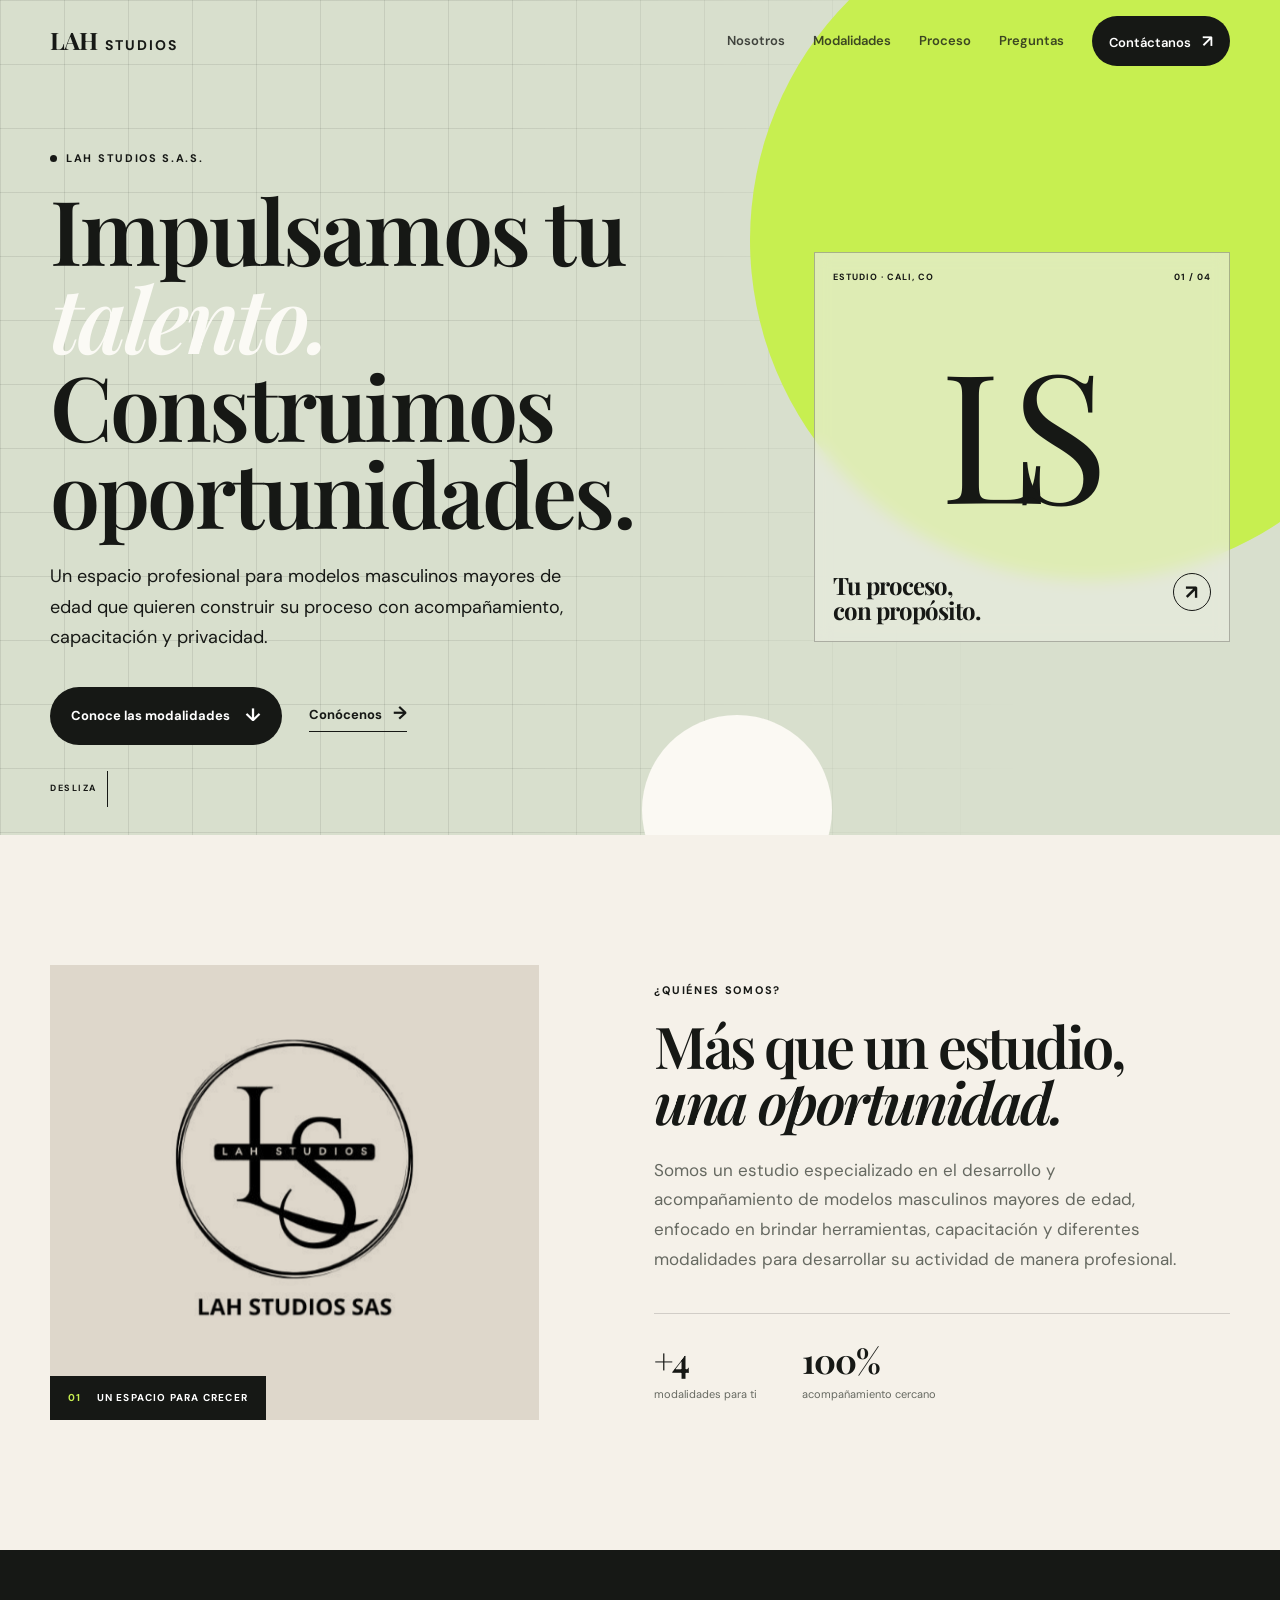
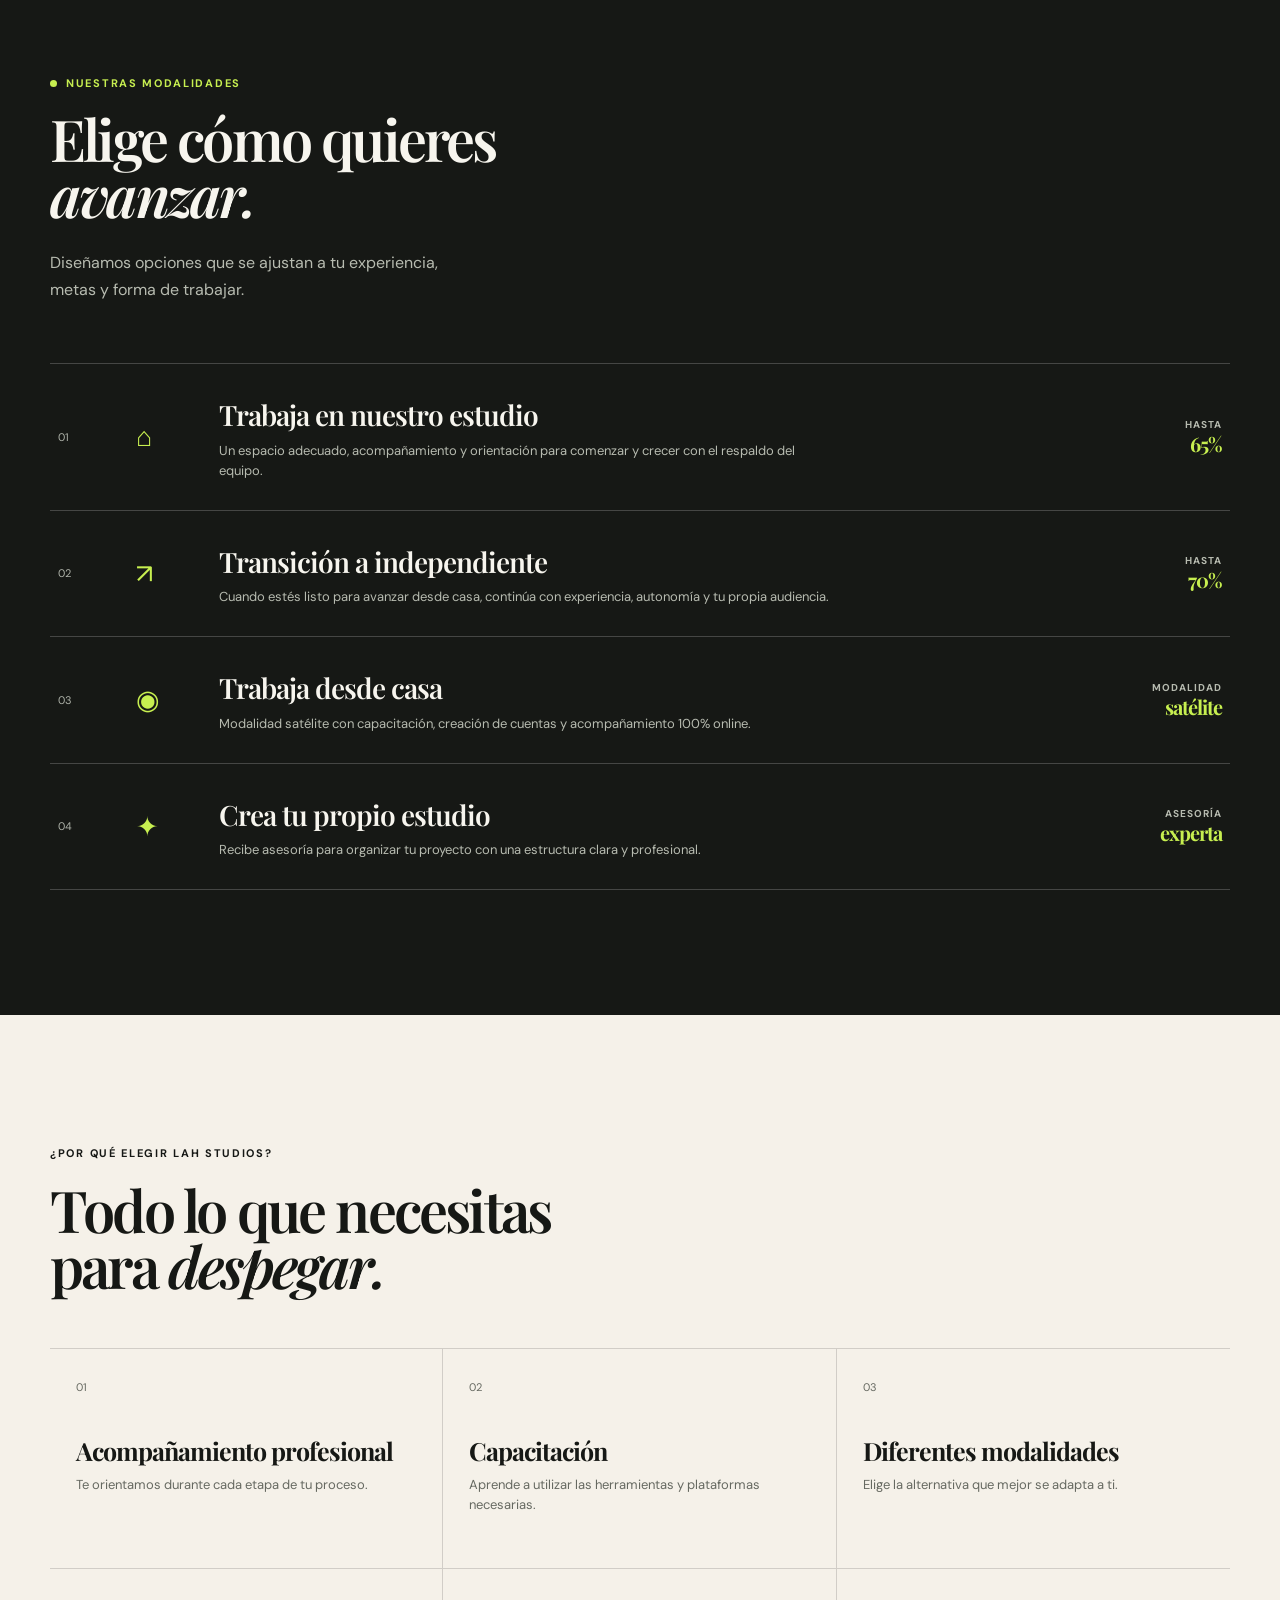
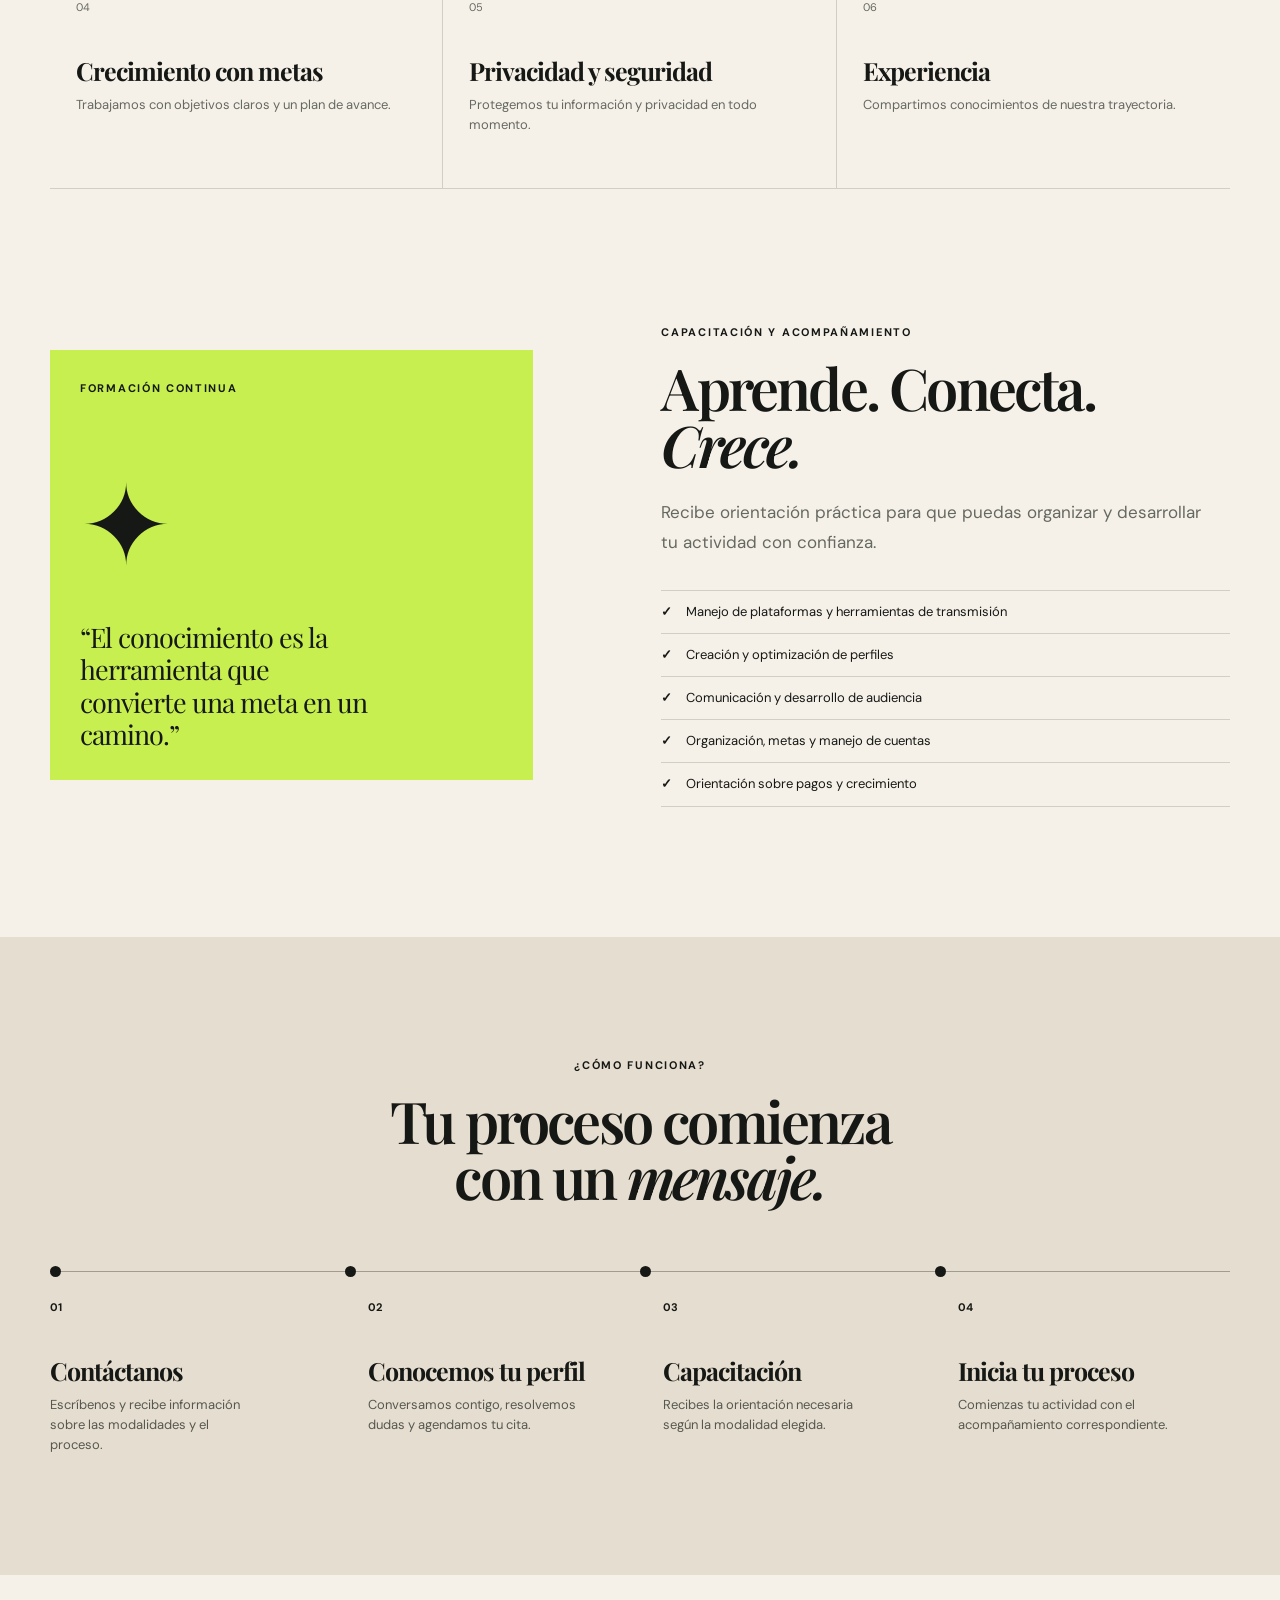
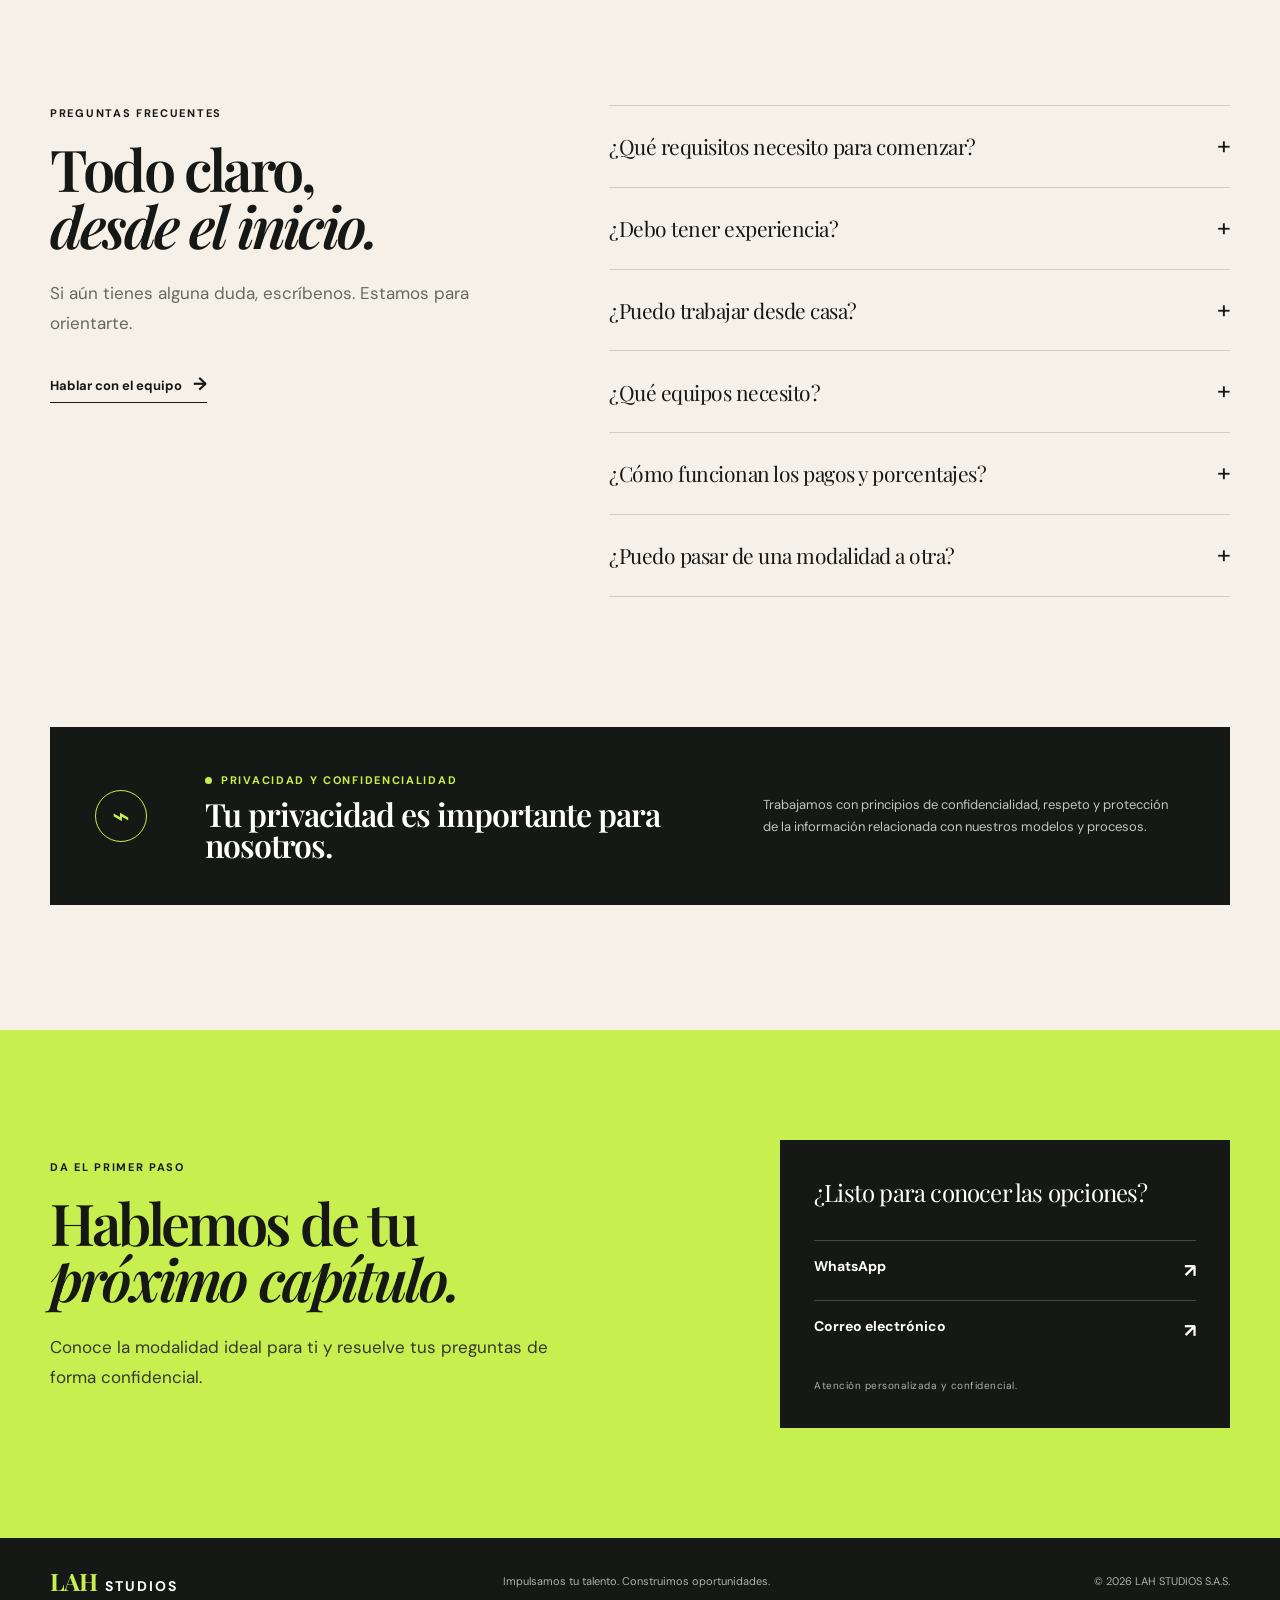
<file: index.html>
<!doctype html>
<html lang="es">
<head>
  <meta charset="utf-8">
  <meta name="viewport" content="width=device-width, initial-scale=1">
  <meta name="description" content="LAH STUDIOS S.A.S. — Impulsamos tu talento. Construimos oportunidades.">
  <title>LAH STUDIOS S.A.S.</title>
  <link rel="preconnect" href="https://fonts.googleapis.com">
  <link rel="preconnect" href="https://fonts.gstatic.com" crossorigin>
  <link href="https://fonts.googleapis.com/css2?family=DM+Sans:wght@400;500;600;700&family=Playfair+Display:ital,wght@0,600;0,700;1,600;1,700&display=swap" rel="stylesheet">
  <link rel="stylesheet" href="style.css">
</head>
<body>
  <header class="site-header" id="inicio">
    <a class="brand" href="#inicio" aria-label="LAH STUDIOS, inicio"><span>LAH</span> STUDIOS</a>
    <button class="menu-toggle" aria-label="Abrir menú" aria-expanded="false" aria-controls="main-nav"><span></span><span></span><span></span></button>
    <nav class="main-nav" id="main-nav" aria-label="Navegación principal">
      <a href="#nosotros">Nosotros</a><a href="#modalidades">Modalidades</a><a href="#proceso">Proceso</a><a href="#preguntas">Preguntas</a>
      <a class="nav-cta" href="#contacto">Contáctanos <span>↗</span></a>
    </nav>
  </header>

  <main>
    <section class="hero">
      <div class="hero-grid"></div><div class="hero-orb orb-one"></div><div class="hero-orb orb-two"></div>
      <div class="wrap hero-layout">
        <div class="hero-copy reveal">
          <p class="eyebrow"><i></i> LAH STUDIOS S.A.S.</p>
          <h1>Impulsamos tu <em>talento.</em><br>Construimos oportunidades.</h1>
          <p class="hero-text">Un espacio profesional para modelos masculinos mayores de edad que quieren construir su proceso con acompañamiento, capacitación y privacidad.</p>
          <div class="hero-actions"><a class="button button-dark" href="#modalidades">Conoce las modalidades <span>↓</span></a><a class="text-button" href="#nosotros">Conócenos <span>→</span></a></div>
        </div>
        <aside class="hero-panel reveal reveal-delay">
          <div class="hero-panel-top"><span>ESTUDIO · CALI, CO</span><span>01 / 04</span></div>
          <div class="monogram">LS</div>
          <div class="hero-panel-bottom"><strong>Tu proceso,<br>con propósito.</strong><span class="round-arrow">↗</span></div>
        </aside>
      </div>
      <a class="scroll-cue" href="#nosotros">DESLIZA <span></span></a>
    </section>

    <section class="intro-section" id="nosotros">
      <div class="wrap intro-layout">
        <div class="intro-image reveal"><img src="Lahfoto.jpg" alt="Logo de LAH STUDIOS S.A.S."><div class="image-label"><span>01</span> UN ESPACIO PARA CRECER</div></div>
        <div class="intro-copy reveal reveal-delay">
          <p class="eyebrow">¿QUIÉNES SOMOS?</p><h2>Más que un estudio,<br><em>una oportunidad.</em></h2>
          <p>Somos un estudio especializado en el desarrollo y acompañamiento de modelos masculinos mayores de edad, enfocado en brindar herramientas, capacitación y diferentes modalidades para desarrollar su actividad de manera profesional.</p>
          <div class="mini-stats"><div><strong>+4</strong><span>modalidades para ti</span></div><div><strong>100%</strong><span>acompañamiento cercano</span></div></div>
        </div>
      </div>
    </section>

    <section class="modalities-section" id="modalidades"><div class="wrap">
      <div class="section-heading light reveal"><p class="eyebrow">NUESTRAS MODALIDADES</p><h2>Elige cómo quieres<br><em>avanzar.</em></h2><p>Diseñamos opciones que se ajustan a tu experiencia, metas y forma de trabajar.</p></div>
      <div class="modality-list">
        <article class="modality reveal"><span class="service-number">01</span><div class="service-icon">⌂</div><div><h3>Trabaja en nuestro estudio</h3><p>Un espacio adecuado, acompañamiento y orientación para comenzar y crecer con el respaldo del equipo.</p></div><strong>Hasta<br><b>65%</b></strong></article>
        <article class="modality reveal"><span class="service-number">02</span><div class="service-icon">↗</div><div><h3>Transición a independiente</h3><p>Cuando estés listo para avanzar desde casa, continúa con experiencia, autonomía y tu propia audiencia.</p></div><strong>Hasta<br><b>70%</b></strong></article>
        <article class="modality reveal"><span class="service-number">03</span><div class="service-icon">◉</div><div><h3>Trabaja desde casa</h3><p>Modalidad satélite con capacitación, creación de cuentas y acompañamiento 100% online.</p></div><strong>Modalidad<br><b>satélite</b></strong></article>
        <article class="modality reveal"><span class="service-number">04</span><div class="service-icon">✦</div><div><h3>Crea tu propio estudio</h3><p>Recibe asesoría para organizar tu proyecto con una estructura clara y profesional.</p></div><strong>Asesoría<br><b>experta</b></strong></article>
      </div>
    </div></section>

    <section class="benefits-section"><div class="wrap"><div class="section-heading reveal"><p class="eyebrow">¿POR QUÉ ELEGIR LAH STUDIOS?</p><h2>Todo lo que necesitas<br>para <em>despegar.</em></h2></div><div class="benefit-grid">
      <article class="benefit reveal"><span>01</span><h3>Acompañamiento profesional</h3><p>Te orientamos durante cada etapa de tu proceso.</p></article><article class="benefit reveal"><span>02</span><h3>Capacitación</h3><p>Aprende a utilizar las herramientas y plataformas necesarias.</p></article><article class="benefit reveal"><span>03</span><h3>Diferentes modalidades</h3><p>Elige la alternativa que mejor se adapta a ti.</p></article><article class="benefit reveal"><span>04</span><h3>Crecimiento con metas</h3><p>Trabajamos con objetivos claros y un plan de avance.</p></article><article class="benefit reveal"><span>05</span><h3>Privacidad y seguridad</h3><p>Protegemos tu información y privacidad en todo momento.</p></article><article class="benefit reveal"><span>06</span><h3>Experiencia</h3><p>Compartimos conocimientos de nuestra trayectoria.</p></article>
    </div></div></section>

    <section class="training-section" id="capacitacion"><div class="wrap training-layout"><div class="training-card reveal"><p class="eyebrow">FORMACIÓN CONTINUA</p><div class="training-mark">✦</div><p class="training-quote">“El conocimiento es la herramienta que convierte una meta en un camino.”</p></div><div class="training-copy reveal reveal-delay"><p class="eyebrow">CAPACITACIÓN Y ACOMPAÑAMIENTO</p><h2>Aprende. Conecta.<br><em>Crece.</em></h2><p>Recibe orientación práctica para que puedas organizar y desarrollar tu actividad con confianza.</p><ul class="training-list"><li>Manejo de plataformas y herramientas de transmisión</li><li>Creación y optimización de perfiles</li><li>Comunicación y desarrollo de audiencia</li><li>Organización, metas y manejo de cuentas</li><li>Orientación sobre pagos y crecimiento</li></ul></div></div></section>

    <section class="process-section" id="proceso"><div class="wrap"><div class="section-heading center reveal"><p class="eyebrow">¿CÓMO FUNCIONA?</p><h2>Tu proceso comienza<br>con un <em>mensaje.</em></h2></div><div class="timeline"><article class="step reveal"><span>01</span><div><h3>Contáctanos</h3><p>Escríbenos y recibe información sobre las modalidades y el proceso.</p></div></article><article class="step reveal"><span>02</span><div><h3>Conocemos tu perfil</h3><p>Conversamos contigo, resolvemos dudas y agendamos tu cita.</p></div></article><article class="step reveal"><span>03</span><div><h3>Capacitación</h3><p>Recibes la orientación necesaria según la modalidad elegida.</p></div></article><article class="step reveal"><span>04</span><div><h3>Inicia tu proceso</h3><p>Comienzas tu actividad con el acompañamiento correspondiente.</p></div></article></div></div></section>

    <section class="faq-section" id="preguntas"><div class="wrap faq-layout"><div class="faq-title reveal"><p class="eyebrow">PREGUNTAS FRECUENTES</p><h2>Todo claro,<br><em>desde el inicio.</em></h2><p>Si aún tienes alguna duda, escríbenos. Estamos para orientarte.</p><a class="text-button" href="#contacto">Hablar con el equipo <span>→</span></a></div><div class="faq-list reveal reveal-delay"><details><summary>¿Qué requisitos necesito para comenzar?<span>+</span></summary><p>Debes ser mayor de edad. Durante el primer contacto te explicaremos los requisitos de acuerdo con la modalidad que te interese.</p></details><details><summary>¿Debo tener experiencia?<span>+</span></summary><p>No necesariamente. Contamos con capacitación y acompañamiento para quienes están iniciando.</p></details><details><summary>¿Puedo trabajar desde casa?<span>+</span></summary><p>Sí. Tenemos modalidad satélite y transición a independiente para quienes cuentan con un espacio privado y adecuado.</p></details><details><summary>¿Qué equipos necesito?<span>+</span></summary><p>Los equipos pueden variar según la modalidad. Nuestro equipo te orientará sobre lo necesario para tu caso.</p></details><details><summary>¿Cómo funcionan los pagos y porcentajes?<span>+</span></summary><p>Los porcentajes de participación se explican con claridad en la asesoría inicial, según la modalidad elegida y el proceso.</p></details><details><summary>¿Puedo pasar de una modalidad a otra?<span>+</span></summary><p>Sí. Evaluamos tu avance, objetivos y condiciones para acompañarte en la transición cuando sea el momento adecuado.</p></details></div></div></section>

    <section class="privacy-section"><div class="wrap privacy-box reveal"><div class="privacy-lock">⌁</div><div><p class="eyebrow">PRIVACIDAD Y CONFIDENCIALIDAD</p><h2>Tu privacidad es importante para nosotros.</h2></div><p>Trabajamos con principios de confidencialidad, respeto y protección de la información relacionada con nuestros modelos y procesos.</p></div></section>
    <section class="contact-section" id="contacto"><div class="wrap contact-layout"><div class="contact-copy reveal"><p class="eyebrow">DA EL PRIMER PASO</p><h2>Hablemos de tu<br><em>próximo capítulo.</em></h2><p>Conoce la modalidad ideal para ti y resuelve tus preguntas de forma confidencial.</p></div><div class="contact-card reveal reveal-delay"><p>¿Listo para conocer las opciones?</p><a class="contact-link" href="https://wa.me/573187267359" target="_blank" rel="noopener">WhatsApp <span>↗</span></a><a class="contact-link" href="mailto:contacto@lahstudios.com">Correo electrónico <span>↗</span></a><small>Atención personalizada y confidencial.</small></div></div></section>
  </main>
  <footer><div class="wrap footer-inner"><a class="brand" href="#inicio"><span>LAH</span> STUDIOS</a><p>Impulsamos tu talento. Construimos oportunidades.</p><p>© <span id="year"></span> LAH STUDIOS S.A.S.</p></div></footer>
  <script src="script.js"></script>
</body></html>
</file>
<file: style.css>
:root{--ink:#161815;--paper:#f5f1e9;--lime:#c7ef50;--muted:#666961;--line:#16181529;--serif:'Playfair Display',Georgia,serif;--sans:'DM Sans',Arial,sans-serif;--wrap:1180px}*{box-sizing:border-box}html{scroll-behavior:smooth}body{margin:0;background:var(--paper);color:var(--ink);font-family:var(--sans);font-size:16px;line-height:1.55}a{color:inherit;text-decoration:none}img{display:block;max-width:100%}.wrap{width:min(calc(100% - 48px),var(--wrap));margin:auto}.site-header{height:82px;width:100%;padding:0 max(24px,calc((100% - var(--wrap))/2));display:flex;align-items:center;justify-content:space-between;position:absolute;z-index:10}.brand{font-size:14px;font-weight:700;letter-spacing:2px}.brand span{font-family:var(--serif);font-size:24px;letter-spacing:-1px;margin-right:3px}.main-nav{display:flex;align-items:center;gap:28px;font-size:13px;font-weight:600}.main-nav>a:not(.nav-cta){opacity:.78}.main-nav>a:not(.nav-cta):hover{opacity:1}.nav-cta{background:var(--ink);color:#fff;padding:12px 17px;border-radius:99px}.nav-cta span{font-size:17px;margin-left:8px}.menu-toggle{display:none;background:none;border:0}.hero{min-height:730px;padding:150px 0 90px;position:relative;overflow:hidden;background:#d8dfcd}.hero-grid{position:absolute;inset:0;background-image:linear-gradient(#16181517 1px,transparent 1px),linear-gradient(90deg,#16181517 1px,transparent 1px);background-size:64px 64px;mask-image:linear-gradient(to right,black 40%,transparent 80%)}.hero-orb{position:absolute;border-radius:50%}.orb-one{width:680px;height:680px;background:var(--lime);right:-150px;top:-100px}.orb-two{width:190px;height:190px;background:#fbf9f3;right:35%;bottom:-70px}.hero-layout{position:relative;display:grid;grid-template-columns:1.2fr .72fr;gap:70px;align-items:center}.hero-copy{max-width:700px}.eyebrow{display:flex;align-items:center;gap:9px;margin:0 0 18px;font-size:11px;letter-spacing:1.7px;font-weight:700}.eyebrow i{width:7px;height:7px;background:var(--ink);display:inline-block;border-radius:50%}h1,h2,h3,p{margin-top:0}h1,h2{font-family:var(--serif);font-weight:600;letter-spacing:-2.8px;line-height:.98}h1{font-size:clamp(54px,7vw,92px);margin-bottom:25px}h1 em,h2 em{font-weight:600}h1 em{color:#fbfaf5}.hero-text{max-width:530px;font-size:18px;line-height:1.7;margin-bottom:34px}.hero-actions{display:flex;align-items:center;gap:27px}.button{display:inline-flex;gap:15px;align-items:center;border-radius:99px;padding:15px 21px;font-size:13px;font-weight:700;transition:.25s}.button-dark{background:var(--ink);color:#fff}.button-dark:hover{transform:translateY(-3px);box-shadow:0 10px 25px #1618154a}.button span{font-size:18px}.text-button{font-weight:700;font-size:13px;border-bottom:1px solid var(--ink);padding-bottom:4px}.text-button span{font-size:18px;margin-left:8px}.hero-panel{border:1px solid #16181547;height:390px;padding:18px;display:flex;flex-direction:column;justify-content:space-between;background:#e9ebdfb3;backdrop-filter:blur(8px)}.hero-panel-top,.hero-panel-bottom{display:flex;justify-content:space-between;align-items:start;font-size:9px;font-weight:700;letter-spacing:1px}.monogram{font-family:var(--serif);font-size:180px;line-height:.55;letter-spacing:-35px;align-self:center;transform:translateX(-15px)}.hero-panel-bottom strong{font-family:var(--serif);font-size:24px;line-height:1.05;letter-spacing:-1px}.round-arrow{width:38px;height:38px;border-radius:50%;border:1px solid var(--ink);display:grid;place-items:center;font-size:20px}.scroll-cue{position:absolute;bottom:28px;left:max(24px,calc((100% - var(--wrap))/2));font-size:9px;letter-spacing:1.5px;font-weight:700;display:flex;gap:10px;align-items:center}.scroll-cue span{height:36px;width:1px;background:var(--ink)}.intro-section{padding:130px 0}.intro-layout{display:grid;grid-template-columns:.85fr 1fr;gap:clamp(50px,9vw,150px);align-items:center}.intro-image{height:455px;background:#ded7cb;position:relative;overflow:hidden}.intro-image img{width:100%;height:100%;object-fit:contain;padding:35px;mix-blend-mode:multiply}.image-label{position:absolute;bottom:0;left:0;padding:14px 18px;background:var(--ink);color:#fff;font-size:10px;font-weight:700;letter-spacing:1.2px}.image-label span{color:var(--lime);margin-right:12px}.intro-copy h2,.section-heading h2,.training-copy h2,.faq-title h2,.contact-copy h2{font-size:clamp(38px,4.5vw,65px);margin-bottom:26px}.intro-copy>p:not(.eyebrow),.training-copy>p:not(.eyebrow),.faq-title>p:not(.eyebrow),.contact-copy>p:not(.eyebrow){max-width:540px;color:var(--muted);font-size:17px;line-height:1.75}.mini-stats{display:flex;gap:45px;margin-top:38px;border-top:1px solid var(--line);padding-top:20px}.mini-stats div{display:flex;flex-direction:column}.mini-stats strong{font-family:var(--serif);font-size:34px;letter-spacing:-1px}.mini-stats span{font-size:11px;color:var(--muted)}.modalities-section{background:var(--ink);color:#f7f5ee;padding:125px 0}.light p:last-child{color:#b7bbb0;max-width:390px;line-height:1.7}.light .eyebrow{color:var(--lime)}.light .eyebrow:before,.privacy-box .eyebrow:before{content:'';width:7px;height:7px;border-radius:50%;background:var(--lime)}.light .eyebrow i,.privacy-box .eyebrow i{display:none}.modality-list{margin-top:60px;border-top:1px solid #ffffff33}.modality{display:grid;grid-template-columns:60px 65px 1fr 90px;gap:18px;align-items:center;padding:29px 8px;border-bottom:1px solid #ffffff33;transition:.25s}.modality:hover{padding-left:20px;background:#ffffff0c}.service-number{font-size:11px;color:#aeb2a9}.service-icon{font-size:27px;color:var(--lime)}.modality h3{font-family:var(--serif);font-size:28px;font-weight:600;letter-spacing:-1px;margin:0 0 4px}.modality p{margin:0;color:#b7bbb0;font-size:13px;max-width:620px}.modality>strong{text-align:right;font-size:10px;text-transform:uppercase;letter-spacing:1px;color:#b7bbb0;line-height:1.3}.modality b{font-family:var(--serif);font-size:20px;text-transform:none;letter-spacing:-1px;color:var(--lime)}.benefits-section{padding:130px 0 115px}.benefit-grid{display:grid;grid-template-columns:repeat(3,1fr);border-top:1px solid var(--line);margin-top:55px}.benefit{min-height:220px;padding:25px 26px 26px;border-right:1px solid var(--line);border-bottom:1px solid var(--line)}.benefit:nth-child(3n){border-right:0}.benefit span{font-size:11px;color:var(--muted)}.benefit h3{font-family:var(--serif);font-size:25px;letter-spacing:-1px;line-height:1.08;margin:38px 0 11px}.benefit p{font-size:13px;color:var(--muted);margin:0}.training-section{padding:20px 0 130px}.training-layout{display:grid;grid-template-columns:.85fr 1fr;gap:clamp(50px,10vw,170px);align-items:center}.training-card{height:430px;background:var(--lime);padding:30px;display:flex;flex-direction:column;justify-content:space-between}.training-mark{font-family:var(--serif);font-size:110px;line-height:.7}.training-quote{font-family:var(--serif);font-size:27px;line-height:1.2;letter-spacing:-1px;margin:0;max-width:300px}.training-list{list-style:none;margin:32px 0 0;padding:0;border-top:1px solid var(--line)}.training-list li{border-bottom:1px solid var(--line);padding:11px 0 11px 25px;position:relative;font-size:13px}.training-list li:before{content:'✓';position:absolute;left:0;font-weight:bold}.process-section{padding:120px 0;background:#e5ddcf}.section-heading.center{text-align:center}.section-heading.center .eyebrow{justify-content:center}.timeline{display:grid;grid-template-columns:repeat(4,1fr);gap:0;margin-top:67px;border-top:1px solid #16181555}.step{padding:22px 22px 0 0;position:relative}.step:not(:first-child){padding-left:23px}.step:before{content:'';position:absolute;width:11px;height:11px;background:var(--ink);border-radius:50%;top:-6px;left:0}.step span{font-size:11px;font-weight:700}.step h3{font-family:var(--serif);font-size:25px;letter-spacing:-1px;line-height:1.1;margin:38px 0 10px}.step p{font-size:13px;color:#565850;margin:0;max-width:210px}.faq-section{padding:130px 0}.faq-layout{display:grid;grid-template-columns:.85fr 1.15fr;gap:100px}.faq-title .text-button{display:inline-block;margin-top:15px}.faq-list{border-top:1px solid var(--line)}details{border-bottom:1px solid var(--line);padding:21px 0}summary{list-style:none;cursor:pointer;display:flex;justify-content:space-between;align-items:center;font-family:var(--serif);font-size:21px;letter-spacing:-.5px}summary::-webkit-details-marker{display:none}summary span{font-family:var(--sans);font-size:25px;font-weight:400;transition:.25s}details[open] summary span{transform:rotate(45deg)}details p{max-width:600px;color:var(--muted);font-size:14px;line-height:1.65;margin:13px 35px 2px 0}.privacy-section{padding-bottom:125px}.privacy-box{background:var(--ink);color:#fff;padding:45px;display:grid;grid-template-columns:80px 1fr .8fr;gap:30px;align-items:center}.privacy-box .eyebrow{color:var(--lime);margin-bottom:9px}.privacy-box h2{font-size:32px;letter-spacing:-1px;margin:0}.privacy-box>p{color:#c2c6bc;font-size:13px;line-height:1.7;margin:0}.privacy-lock{width:52px;height:52px;border:1px solid var(--lime);border-radius:50%;display:grid;place-items:center;color:var(--lime);font-size:30px}.contact-section{background:var(--lime);padding:110px 0}.contact-layout{display:grid;grid-template-columns:1fr .75fr;gap:130px;align-items:center}.contact-copy>p:not(.eyebrow){color:#35382f}.contact-card{background:var(--ink);padding:34px;color:#fff}.contact-card>p{font-family:var(--serif);font-size:24px;letter-spacing:-.8px;margin-bottom:28px}.contact-link{display:flex;justify-content:space-between;border-top:1px solid #ffffff33;padding:15px 0;font-size:14px;font-weight:700}.contact-link span{font-size:19px}.contact-card small{display:block;color:#aeb2a9;font-size:10px;letter-spacing:.5px;margin-top:18px}footer{background:var(--ink);color:#fff;padding:25px 0}.footer-inner{display:flex;justify-content:space-between;align-items:center;gap:20px}.footer-inner p{margin:0;color:#aeb2a9;font-size:11px}.footer-inner .brand span{color:var(--lime)}.reveal{opacity:0;transform:translateY(24px);transition:opacity .75s ease,transform .75s ease}.reveal.show{opacity:1;transform:none}.reveal-delay{transition-delay:.13s}@media(max-width:800px){.site-header{height:70px}.main-nav{position:absolute;top:70px;left:0;right:0;padding:18px 24px 25px;background:var(--paper);box-shadow:0 15px 25px #16181514;display:none;flex-direction:column;align-items:flex-start;gap:18px}.main-nav.open{display:flex}.menu-toggle{display:flex;flex-direction:column;gap:4px;padding:7px}.menu-toggle span{width:22px;height:2px;background:var(--ink)}.hero{min-height:730px;padding-top:125px}.hero-layout{grid-template-columns:1fr}.hero-panel{display:none}.hero-grid{mask-image:none}.orb-one{width:440px;height:440px;right:-220px;top:225px}.hero-orb.orb-two{right:70%;bottom:-90px}.intro-section,.benefits-section,.faq-section{padding:85px 0}.intro-layout,.training-layout,.faq-layout,.contact-layout{grid-template-columns:1fr;gap:45px}.intro-image{height:330px;max-width:520px}.modalities-section,.process-section{padding:85px 0}.modality{grid-template-columns:32px 45px 1fr;padding:25px 0}.modality>strong{display:none}.benefit-grid{grid-template-columns:1fr 1fr}.benefit:nth-child(3n){border-right:1px solid var(--line)}.benefit:nth-child(2n){border-right:0}.training-section{padding-bottom:85px}.training-card{height:350px}.timeline{grid-template-columns:1fr 1fr;gap:35px;margin-top:45px}.step:nth-child(odd){padding-left:0}.step:nth-child(even){padding-left:15px}.privacy-section{padding-bottom:85px}.privacy-box{grid-template-columns:55px 1fr;padding:30px;gap:18px}.privacy-box>p{grid-column:1/-1}.contact-section{padding:85px 0}.footer-inner{flex-direction:column;align-items:flex-start;gap:8px}}@media(max-width:520px){.wrap{width:min(calc(100% - 36px),var(--wrap))}.hero{min-height:680px}.hero-text{font-size:16px}.hero-actions{align-items:flex-start;flex-direction:column;gap:19px}h1{font-size:51px}.intro-copy h2,.section-heading h2,.training-copy h2,.faq-title h2,.contact-copy h2{font-size:42px}.mini-stats{gap:25px}.modality{grid-template-columns:30px 35px 1fr;gap:10px}.modality h3{font-size:23px}.modality p{font-size:12px}.benefit-grid{grid-template-columns:1fr}.benefit,.benefit:nth-child(3n){border-right:0}.training-card{height:310px}.timeline{grid-template-columns:1fr;gap:24px}.step:not(:first-child),.step:nth-child(even){padding-left:0}.step h3{margin-top:20px}.privacy-box{padding:25px}.privacy-box h2{font-size:28px}.contact-card{padding:25px}.scroll-cue{display:none}}
</file>
